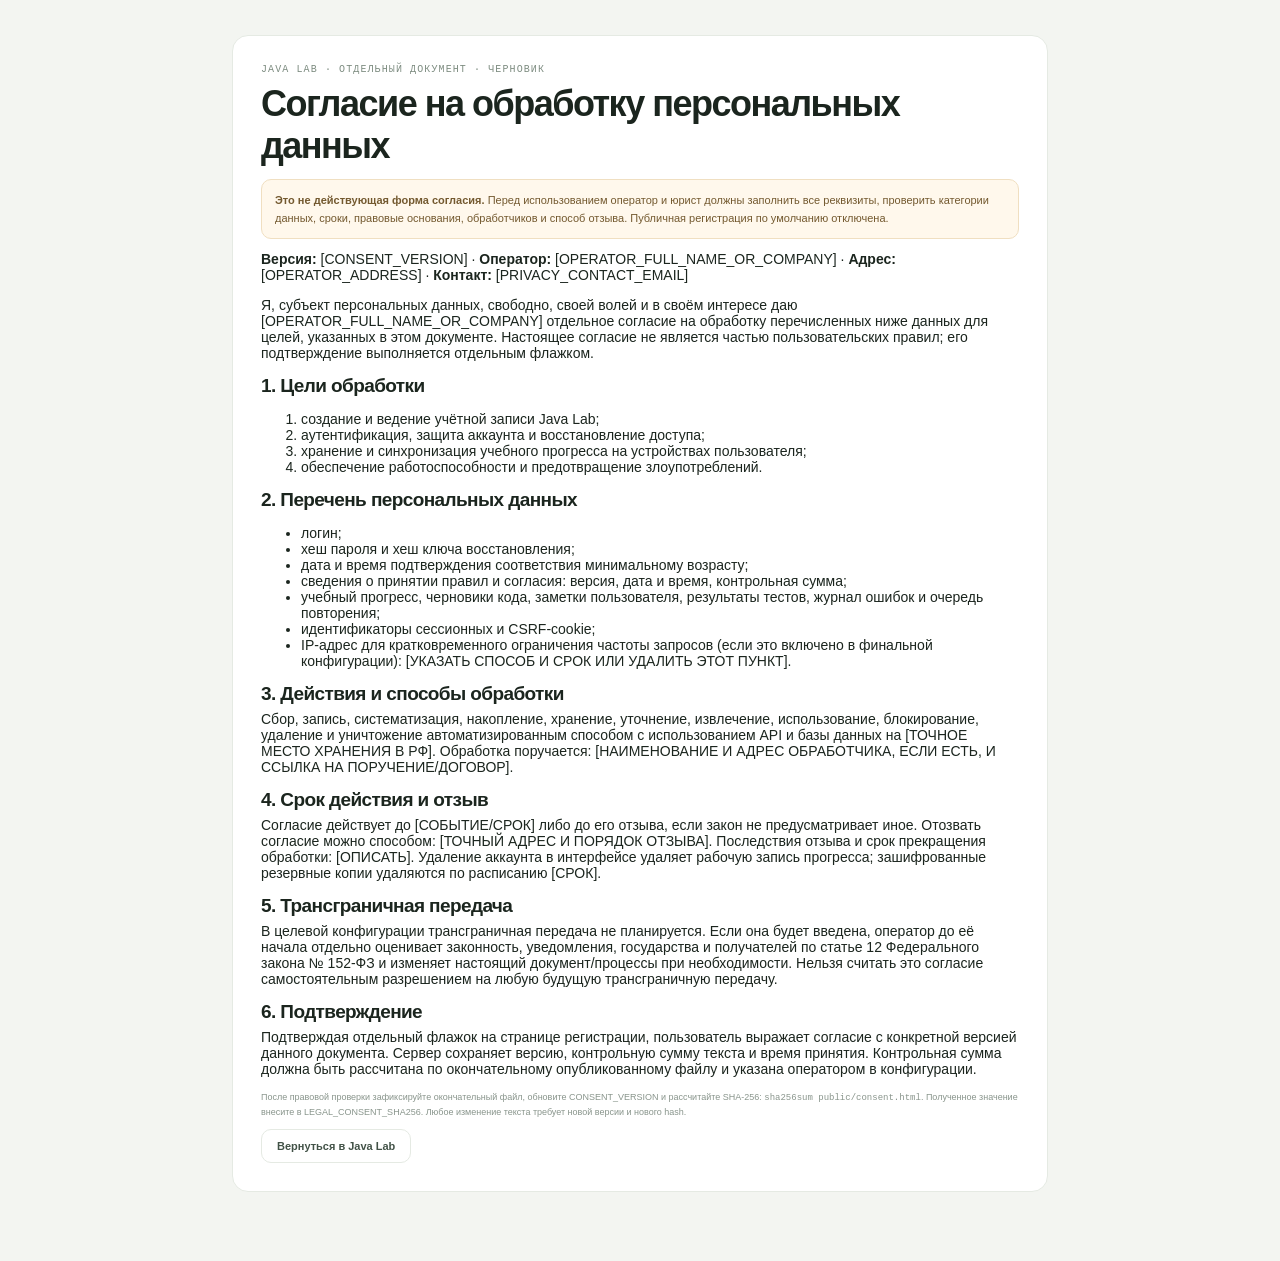
<file: public/consent.html>
<!doctype html>
<html lang="ru"><head><meta charset="utf-8"><meta name="viewport" content="width=device-width,initial-scale=1"><meta name="robots" content="noindex,nofollow"><title>Согласие на обработку персональных данных — Java Lab</title><link rel="stylesheet" href="/styles.css"></head>
<body><main class="page-wrap" style="max-width:900px"><div class="panel" style="padding:28px"><div class="eyebrow">JAVA LAB · ОТДЕЛЬНЫЙ ДОКУМЕНТ · ЧЕРНОВИК</div><h1>Согласие на обработку персональных данных</h1><div class="cloud-message warning"><strong>Это не действующая форма согласия.</strong> Перед использованием оператор и юрист должны заполнить все реквизиты, проверить категории данных, сроки, правовые основания, обработчиков и способ отзыва. Публичная регистрация по умолчанию отключена.</div>
<p><strong>Версия:</strong> [CONSENT_VERSION] · <strong>Оператор:</strong> [OPERATOR_FULL_NAME_OR_COMPANY] · <strong>Адрес:</strong> [OPERATOR_ADDRESS] · <strong>Контакт:</strong> [PRIVACY_CONTACT_EMAIL]</p>
<p>Я, субъект персональных данных, свободно, своей волей и в своём интересе даю [OPERATOR_FULL_NAME_OR_COMPANY] отдельное согласие на обработку перечисленных ниже данных для целей, указанных в этом документе. Настоящее согласие не является частью пользовательских правил; его подтверждение выполняется отдельным флажком.</p>
<h2>1. Цели обработки</h2><ol><li>создание и ведение учётной записи Java Lab;</li><li>аутентификация, защита аккаунта и восстановление доступа;</li><li>хранение и синхронизация учебного прогресса на устройствах пользователя;</li><li>обеспечение работоспособности и предотвращение злоупотреблений.</li></ol>
<h2>2. Перечень персональных данных</h2><ul><li>логин;</li><li>хеш пароля и хеш ключа восстановления;</li><li>дата и время подтверждения соответствия минимальному возрасту;</li><li>сведения о принятии правил и согласия: версия, дата и время, контрольная сумма;</li><li>учебный прогресс, черновики кода, заметки пользователя, результаты тестов, журнал ошибок и очередь повторения;</li><li>идентификаторы сессионных и CSRF-cookie;</li><li>IP-адрес для кратковременного ограничения частоты запросов (если это включено в финальной конфигурации): [УКАЗАТЬ СПОСОБ И СРОК ИЛИ УДАЛИТЬ ЭТОТ ПУНКТ].</li></ul>
<h2>3. Действия и способы обработки</h2><p>Сбор, запись, систематизация, накопление, хранение, уточнение, извлечение, использование, блокирование, удаление и уничтожение автоматизированным способом с использованием API и базы данных на [ТОЧНОЕ МЕСТО ХРАНЕНИЯ В РФ]. Обработка поручается: [НАИМЕНОВАНИЕ И АДРЕС ОБРАБОТЧИКА, ЕСЛИ ЕСТЬ, И ССЫЛКА НА ПОРУЧЕНИЕ/ДОГОВОР].</p>
<h2>4. Срок действия и отзыв</h2><p>Согласие действует до [СОБЫТИЕ/СРОК] либо до его отзыва, если закон не предусматривает иное. Отозвать согласие можно способом: [ТОЧНЫЙ АДРЕС И ПОРЯДОК ОТЗЫВА]. Последствия отзыва и срок прекращения обработки: [ОПИСАТЬ]. Удаление аккаунта в интерфейсе удаляет рабочую запись прогресса; зашифрованные резервные копии удаляются по расписанию [СРОК].</p>
<h2>5. Трансграничная передача</h2><p>В целевой конфигурации трансграничная передача не планируется. Если она будет введена, оператор до её начала отдельно оценивает законность, уведомления, государства и получателей по статье 12 Федерального закона № 152-ФЗ и изменяет настоящий документ/процессы при необходимости. Нельзя считать это согласие самостоятельным разрешением на любую будущую трансграничную передачу.</p>
<h2>6. Подтверждение</h2><p>Подтверждая отдельный флажок на странице регистрации, пользователь выражает согласие с конкретной версией данного документа. Сервер сохраняет версию, контрольную сумму текста и время принятия. Контрольная сумма должна быть рассчитана по окончательному опубликованному файлу и указана оператором в конфигурации.</p>
<p class="small-muted">После правовой проверки зафиксируйте окончательный файл, обновите CONSENT_VERSION и рассчитайте SHA-256: <code>sha256sum public/consent.html</code>. Полученное значение внесите в LEGAL_CONSENT_SHA256. Любое изменение текста требует новой версии и нового hash.</p><a class="btn btn-light" href="/">Вернуться в Java Lab</a></div></main></body></html>
</file>
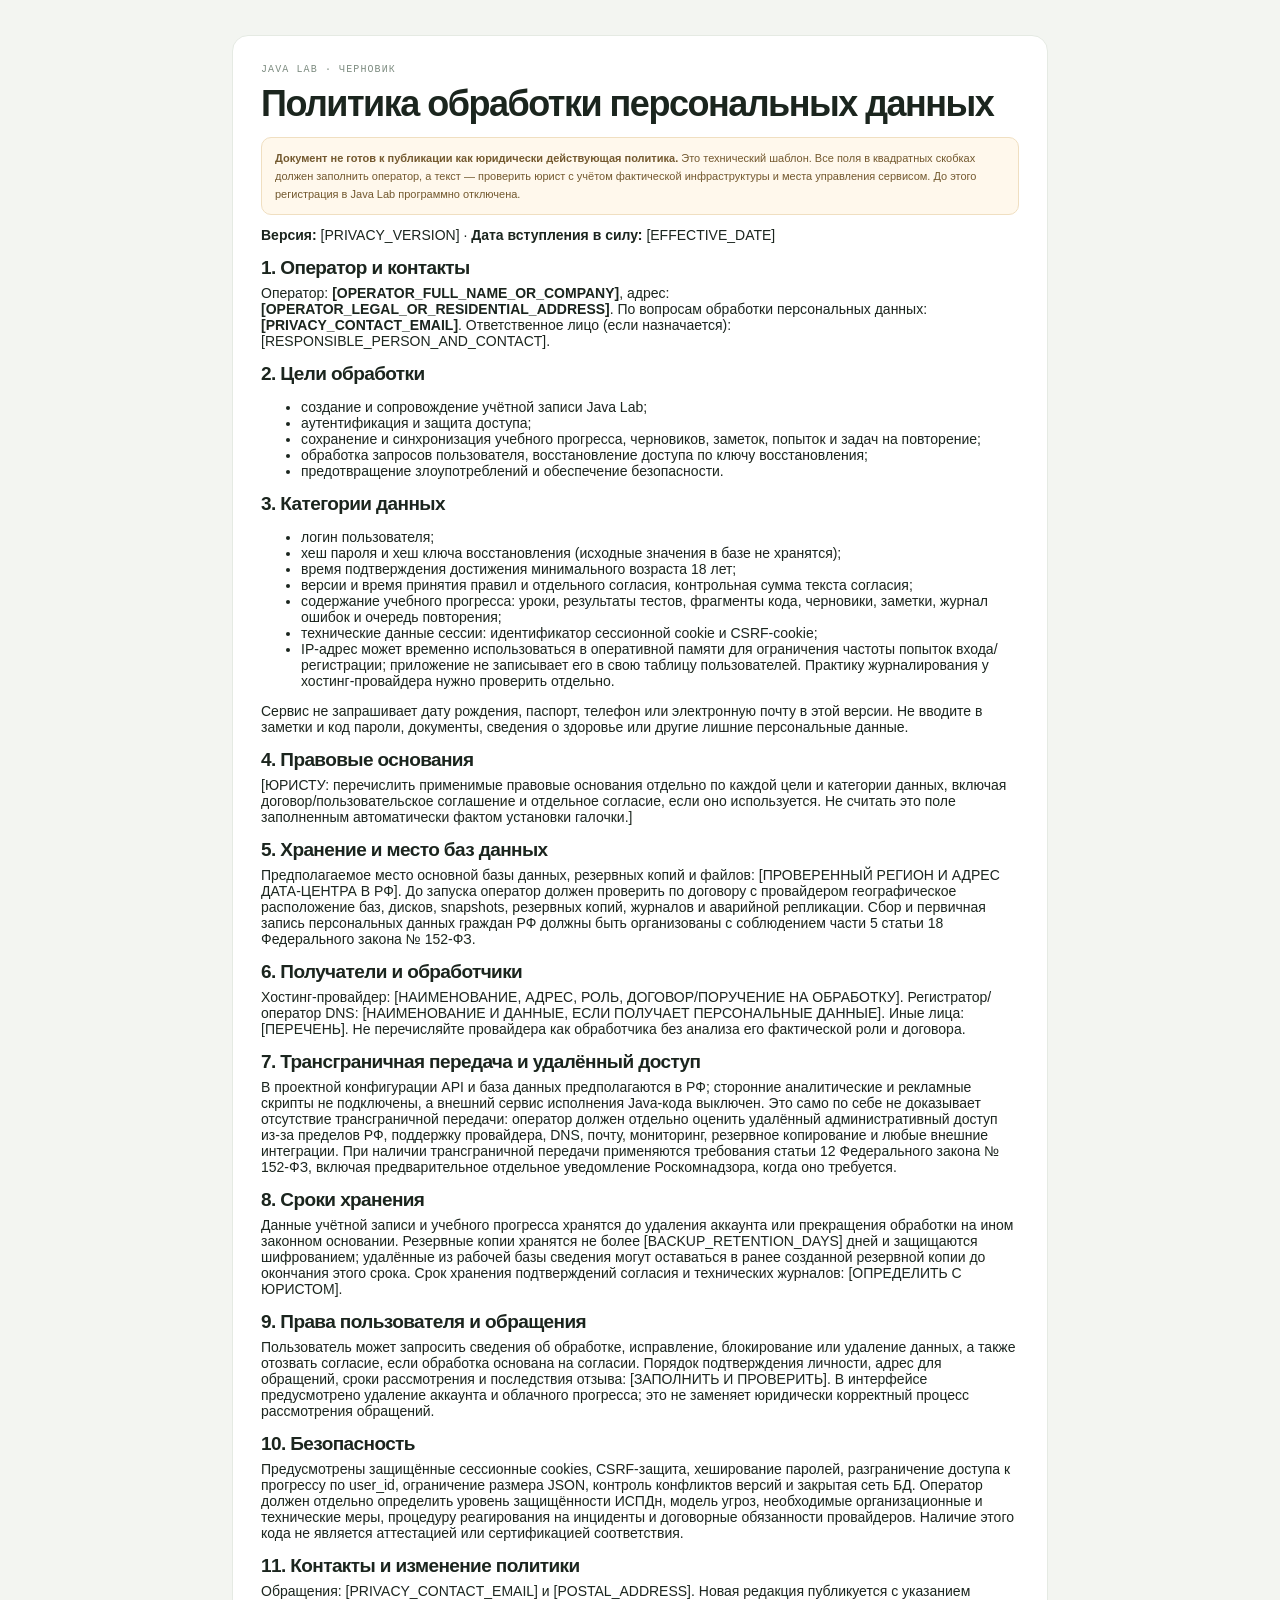
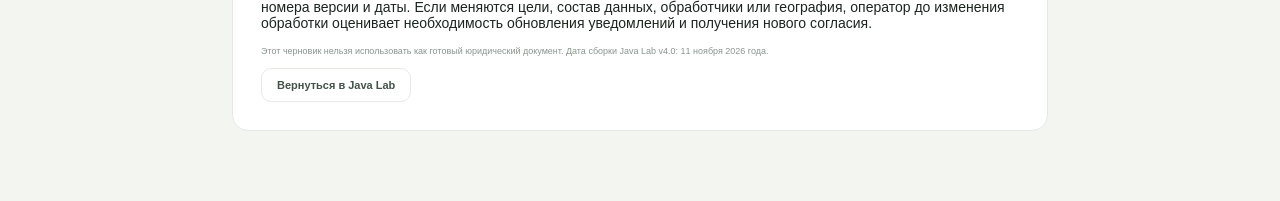
<file: public/privacy.html>
<!doctype html>
<html lang="ru"><head><meta charset="utf-8"><meta name="viewport" content="width=device-width,initial-scale=1"><meta name="robots" content="noindex,nofollow"><title>Политика обработки персональных данных — Java Lab</title><link rel="stylesheet" href="/styles.css"></head>
<body><main class="page-wrap" style="max-width:900px"><div class="panel" style="padding:28px"><div class="eyebrow">JAVA LAB · ЧЕРНОВИК</div><h1>Политика обработки персональных данных</h1><div class="cloud-message warning"><strong>Документ не готов к публикации как юридически действующая политика.</strong> Это технический шаблон. Все поля в квадратных скобках должен заполнить оператор, а текст — проверить юрист с учётом фактической инфраструктуры и места управления сервисом. До этого регистрация в Java Lab программно отключена.</div>
<p><strong>Версия:</strong> [PRIVACY_VERSION] · <strong>Дата вступления в силу:</strong> [EFFECTIVE_DATE]</p>
<h2>1. Оператор и контакты</h2><p>Оператор: <strong>[OPERATOR_FULL_NAME_OR_COMPANY]</strong>, адрес: <strong>[OPERATOR_LEGAL_OR_RESIDENTIAL_ADDRESS]</strong>. По вопросам обработки персональных данных: <strong>[PRIVACY_CONTACT_EMAIL]</strong>. Ответственное лицо (если назначается): [RESPONSIBLE_PERSON_AND_CONTACT].</p>
<h2>2. Цели обработки</h2><ul><li>создание и сопровождение учётной записи Java Lab;</li><li>аутентификация и защита доступа;</li><li>сохранение и синхронизация учебного прогресса, черновиков, заметок, попыток и задач на повторение;</li><li>обработка запросов пользователя, восстановление доступа по ключу восстановления;</li><li>предотвращение злоупотреблений и обеспечение безопасности.</li></ul>
<h2>3. Категории данных</h2><ul><li>логин пользователя;</li><li>хеш пароля и хеш ключа восстановления (исходные значения в базе не хранятся);</li><li>время подтверждения достижения минимального возраста 18 лет;</li><li>версии и время принятия правил и отдельного согласия, контрольная сумма текста согласия;</li><li>содержание учебного прогресса: уроки, результаты тестов, фрагменты кода, черновики, заметки, журнал ошибок и очередь повторения;</li><li>технические данные сессии: идентификатор сессионной cookie и CSRF-cookie;</li><li>IP-адрес может временно использоваться в оперативной памяти для ограничения частоты попыток входа/регистрации; приложение не записывает его в свою таблицу пользователей. Практику журналирования у хостинг-провайдера нужно проверить отдельно.</li></ul>
<p>Сервис не запрашивает дату рождения, паспорт, телефон или электронную почту в этой версии. Не вводите в заметки и код пароли, документы, сведения о здоровье или другие лишние персональные данные.</p>
<h2>4. Правовые основания</h2><p>[ЮРИСТУ: перечислить применимые правовые основания отдельно по каждой цели и категории данных, включая договор/пользовательское соглашение и отдельное согласие, если оно используется. Не считать это поле заполненным автоматически фактом установки галочки.]</p>
<h2>5. Хранение и место баз данных</h2><p>Предполагаемое место основной базы данных, резервных копий и файлов: [ПРОВЕРЕННЫЙ РЕГИОН И АДРЕС ДАТА-ЦЕНТРА В РФ]. До запуска оператор должен проверить по договору с провайдером географическое расположение баз, дисков, snapshots, резервных копий, журналов и аварийной репликации. Сбор и первичная запись персональных данных граждан РФ должны быть организованы с соблюдением части 5 статьи 18 Федерального закона № 152-ФЗ.</p>
<h2>6. Получатели и обработчики</h2><p>Хостинг-провайдер: [НАИМЕНОВАНИЕ, АДРЕС, РОЛЬ, ДОГОВОР/ПОРУЧЕНИЕ НА ОБРАБОТКУ]. Регистратор/оператор DNS: [НАИМЕНОВАНИЕ И ДАННЫЕ, ЕСЛИ ПОЛУЧАЕТ ПЕРСОНАЛЬНЫЕ ДАННЫЕ]. Иные лица: [ПЕРЕЧЕНЬ]. Не перечисляйте провайдера как обработчика без анализа его фактической роли и договора.</p>
<h2>7. Трансграничная передача и удалённый доступ</h2><p>В проектной конфигурации API и база данных предполагаются в РФ; сторонние аналитические и рекламные скрипты не подключены, а внешний сервис исполнения Java-кода выключен. Это само по себе не доказывает отсутствие трансграничной передачи: оператор должен отдельно оценить удалённый административный доступ из-за пределов РФ, поддержку провайдера, DNS, почту, мониторинг, резервное копирование и любые внешние интеграции. При наличии трансграничной передачи применяются требования статьи 12 Федерального закона № 152-ФЗ, включая предварительное отдельное уведомление Роскомнадзора, когда оно требуется.</p>
<h2>8. Сроки хранения</h2><p>Данные учётной записи и учебного прогресса хранятся до удаления аккаунта или прекращения обработки на ином законном основании. Резервные копии хранятся не более [BACKUP_RETENTION_DAYS] дней и защищаются шифрованием; удалённые из рабочей базы сведения могут оставаться в ранее созданной резервной копии до окончания этого срока. Срок хранения подтверждений согласия и технических журналов: [ОПРЕДЕЛИТЬ С ЮРИСТОМ].</p>
<h2>9. Права пользователя и обращения</h2><p>Пользователь может запросить сведения об обработке, исправление, блокирование или удаление данных, а также отозвать согласие, если обработка основана на согласии. Порядок подтверждения личности, адрес для обращений, сроки рассмотрения и последствия отзыва: [ЗАПОЛНИТЬ И ПРОВЕРИТЬ]. В интерфейсе предусмотрено удаление аккаунта и облачного прогресса; это не заменяет юридически корректный процесс рассмотрения обращений.</p>
<h2>10. Безопасность</h2><p>Предусмотрены защищённые сессионные cookies, CSRF-защита, хеширование паролей, разграничение доступа к прогрессу по user_id, ограничение размера JSON, контроль конфликтов версий и закрытая сеть БД. Оператор должен отдельно определить уровень защищённости ИСПДн, модель угроз, необходимые организационные и технические меры, процедуру реагирования на инциденты и договорные обязанности провайдеров. Наличие этого кода не является аттестацией или сертификацией соответствия.</p>
<h2>11. Контакты и изменение политики</h2><p>Обращения: [PRIVACY_CONTACT_EMAIL] и [POSTAL_ADDRESS]. Новая редакция публикуется с указанием номера версии и даты. Если меняются цели, состав данных, обработчики или география, оператор до изменения обработки оценивает необходимость обновления уведомлений и получения нового согласия.</p>
<p class="small-muted">Этот черновик нельзя использовать как готовый юридический документ. Дата сборки Java Lab v4.0: 11 ноября 2026 года.</p><a class="btn btn-light" href="/">Вернуться в Java Lab</a></div></main></body></html>
</file>
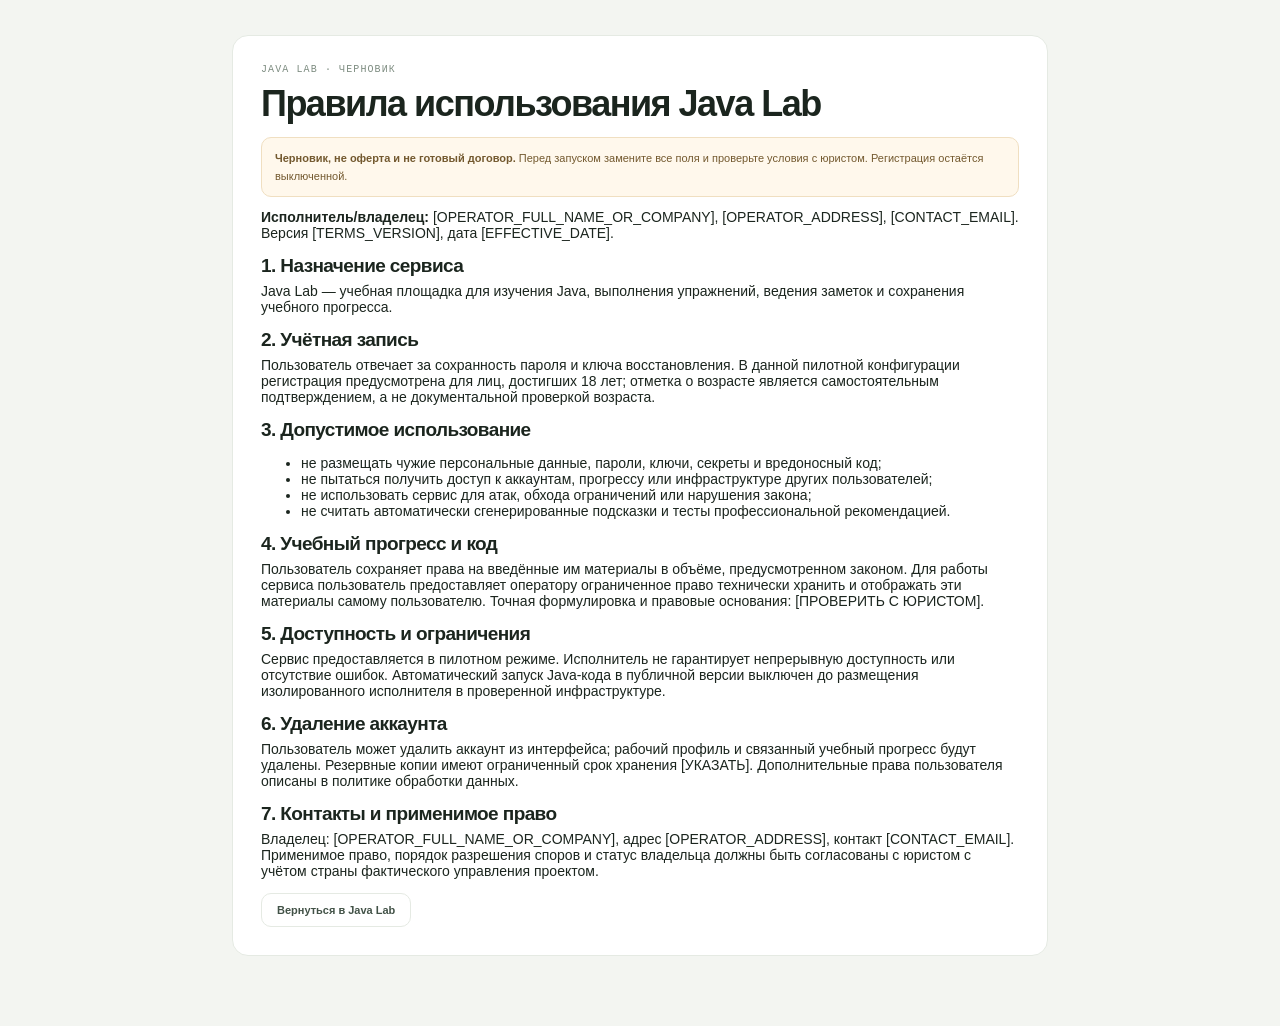
<file: public/terms.html>
<!doctype html>
<html lang="ru"><head><meta charset="utf-8"><meta name="viewport" content="width=device-width,initial-scale=1"><meta name="robots" content="noindex,nofollow"><title>Правила использования — Java Lab</title><link rel="stylesheet" href="/styles.css"></head>
<body><main class="page-wrap" style="max-width:900px"><div class="panel" style="padding:28px"><div class="eyebrow">JAVA LAB · ЧЕРНОВИК</div><h1>Правила использования Java Lab</h1><div class="cloud-message warning"><strong>Черновик, не оферта и не готовый договор.</strong> Перед запуском замените все поля и проверьте условия с юристом. Регистрация остаётся выключенной.</div>
<p><strong>Исполнитель/владелец:</strong> [OPERATOR_FULL_NAME_OR_COMPANY], [OPERATOR_ADDRESS], [CONTACT_EMAIL]. Версия [TERMS_VERSION], дата [EFFECTIVE_DATE].</p>
<h2>1. Назначение сервиса</h2><p>Java Lab — учебная площадка для изучения Java, выполнения упражнений, ведения заметок и сохранения учебного прогресса.</p>
<h2>2. Учётная запись</h2><p>Пользователь отвечает за сохранность пароля и ключа восстановления. В данной пилотной конфигурации регистрация предусмотрена для лиц, достигших 18 лет; отметка о возрасте является самостоятельным подтверждением, а не документальной проверкой возраста.</p>
<h2>3. Допустимое использование</h2><ul><li>не размещать чужие персональные данные, пароли, ключи, секреты и вредоносный код;</li><li>не пытаться получить доступ к аккаунтам, прогрессу или инфраструктуре других пользователей;</li><li>не использовать сервис для атак, обхода ограничений или нарушения закона;</li><li>не считать автоматически сгенерированные подсказки и тесты профессиональной рекомендацией.</li></ul>
<h2>4. Учебный прогресс и код</h2><p>Пользователь сохраняет права на введённые им материалы в объёме, предусмотренном законом. Для работы сервиса пользователь предоставляет оператору ограниченное право технически хранить и отображать эти материалы самому пользователю. Точная формулировка и правовые основания: [ПРОВЕРИТЬ С ЮРИСТОМ].</p>
<h2>5. Доступность и ограничения</h2><p>Сервис предоставляется в пилотном режиме. Исполнитель не гарантирует непрерывную доступность или отсутствие ошибок. Автоматический запуск Java-кода в публичной версии выключен до размещения изолированного исполнителя в проверенной инфраструктуре.</p>
<h2>6. Удаление аккаунта</h2><p>Пользователь может удалить аккаунт из интерфейса; рабочий профиль и связанный учебный прогресс будут удалены. Резервные копии имеют ограниченный срок хранения [УКАЗАТЬ]. Дополнительные права пользователя описаны в политике обработки данных.</p>
<h2>7. Контакты и применимое право</h2><p>Владелец: [OPERATOR_FULL_NAME_OR_COMPANY], адрес [OPERATOR_ADDRESS], контакт [CONTACT_EMAIL]. Применимое право, порядок разрешения споров и статус владельца должны быть согласованы с юристом с учётом страны фактического управления проектом.</p>
<a class="btn btn-light" href="/">Вернуться в Java Lab</a></div></main></body></html>
</file>
<file: styles.css>
:root {
  --bg: #f3f5f1;
  --paper: #ffffff;
  --paper-2: #f8faf7;
  --ink: #1b251e;
  --muted: #778078;
  --line: #e5eae3;
  --green: #287a53;
  --green-2: #e7f2e9;
  --green-dark: #173b2a;
  --amber: #b4772d;
  --amber-bg: #fbf2e5;
  --red: #b34d45;
  --red-bg: #faecea;
  --nav: #111914;
  --nav-muted: #9ba79d;
  --shadow: 0 14px 44px rgba(31, 48, 35, .07);
  --radius: 18px;
}
* { box-sizing: border-box; }
html { scroll-behavior: smooth; }
body { margin: 0; background: var(--bg); color: var(--ink); font-family: Inter, 'Segoe UI', Arial, sans-serif; font-size: 14px; }
button, input, textarea, select { font: inherit; }
button { cursor: pointer; }
.app-shell { min-height: 100vh; }
.sidebar { width: 250px; background: var(--nav); color: #fff; position: fixed; inset: 0 auto 0 0; display: flex; flex-direction: column; padding: 27px 17px 18px; z-index: 20; }
.brand { display: flex; align-items: center; gap: 11px; padding: 0 11px 34px; }
.brand-mark { width: 38px; height: 38px; display: grid; place-items: center; border: 1px solid #42634e; background: #1b3023; color: #d9f1dd; font-weight: 800; font-size: 21px; border-radius: 12px; letter-spacing: -2px; }
.brand-mark span { color: #83c694; }
.brand-copy strong { display: block; font-size: 16px; letter-spacing: -.5px; }
.brand-copy small { display: block; color: #829087; font-size: 10px; margin-top: 2px; }
.sidebar-label, .mini-label { font-family: 'Cascadia Code', Consolas, monospace; font-size: 9px; letter-spacing: 1.15px; color: #69786e; padding: 0 12px 12px; }
.nav-list { display: grid; gap: 5px; }
.nav-item { width: 100%; display: flex; align-items: center; gap: 12px; color: var(--nav-muted); background: transparent; border: 0; padding: 11px 12px; text-align: left; border-radius: 10px; transition: .18s ease; font-size: 12px; }
.nav-item:hover { background: #1a2820; color: #fff; }
.nav-item.active { background: #253a2c; color: #e8f7eb; box-shadow: inset 3px 0 #72b984; }
.nav-icon { width: 17px; text-align: center; font-size: 17px; color: #8eaa96; line-height: 1; }
.nav-count { margin-left: auto; font: 10px 'Cascadia Code', Consolas, monospace; color: #8e9a91; }
.sidebar-bottom { margin-top: auto; }
.sidebar-progress { padding: 15px 12px 18px; border-top: 1px solid #26332b; border-bottom: 1px solid #26332b; margin-bottom: 15px; }
.sidebar-progress .mini-label { padding: 0 0 9px; }
.sidebar-progress-row { display: flex; align-items: baseline; justify-content: space-between; margin-bottom: 10px; }
.sidebar-progress-row strong { font-size: 21px; color: #e3f1e5; }
.sidebar-progress-row span { font-size: 10px; color: #819087; }
.progress-track { height: 5px; overflow: hidden; background: #29372e; border-radius: 10px; }
.progress-fill { height: 100%; background: #70b681; border-radius: 10px; transition: width .25s ease; }
.profile-chip { display: flex; align-items: center; gap: 9px; padding: 8px 9px; }
.avatar { width: 31px; height: 31px; display: grid; place-items: center; background: #314c39; border-radius: 10px; color: #c8ebcf; font-weight: 800; }
.profile-chip strong { display: block; font-size: 11px; font-weight: 700; }
.profile-chip small { color: #87958b; font-size: 9px; }
.online-dot { width: 6px; height: 6px; background: #79c88b; border-radius: 50%; margin-left: auto; }
.main-area { margin-left: 250px; min-height: 100vh; }
.topbar { height: 67px; border-bottom: 1px solid var(--line); background: rgba(255,255,255,.82); display: flex; align-items: center; justify-content: space-between; padding: 0 42px; position: sticky; top: 0; z-index: 10; backdrop-filter: blur(12px); }
.breadcrumbs { display: flex; align-items: center; gap: 10px; color: #9aa39b; font-size: 11px; }
.breadcrumbs i { color: #c4ccc5; font-style: normal; }
.breadcrumbs strong { color: #35443a; font-weight: 700; }
.topbar-actions { display: flex; align-items: center; gap: 15px; }
.save-state { display: flex; align-items: center; gap: 7px; color: #78847b; font-size: 10px; }
.save-dot { width: 6px; height: 6px; background: #58a873; border-radius: 50%; }
.icon-button { width: 34px; height: 34px; border: 1px solid var(--line); background: var(--paper); border-radius: 10px; color: #536158; display: grid; place-items: center; font-size: 18px; transition: .18s; }
.icon-button:hover { border-color: #b5c9b9; color: var(--green); }
.mobile-menu { display: none; border: 0; background: transparent; font-size: 20px; color: var(--ink); }
.page-wrap { max-width: 1440px; padding: 35px 42px 70px; margin: auto; }
.page-heading { display: flex; justify-content: space-between; align-items: flex-end; gap: 20px; margin-bottom: 25px; }
.eyebrow { font: 10px 'Cascadia Code', Consolas, monospace; letter-spacing: 1.1px; color: #7d8c80; text-transform: uppercase; }
h1, h2, h3, p { margin-top: 0; }
h1 { font-size: clamp(27px, 3vw, 36px); line-height: 1.16; letter-spacing: -1.5px; margin: 8px 0 9px; }
h2 { font-size: 19px; letter-spacing: -.6px; margin-bottom: 6px; }
h3 { font-size: 14px; letter-spacing: -.25px; margin-bottom: 7px; }
.lead { color: var(--muted); font-size: 13px; line-height: 1.65; max-width: 680px; margin: 0; }
.btn { display: inline-flex; align-items: center; justify-content: center; gap: 8px; border: 0; border-radius: 10px; padding: 10px 15px; font-size: 11px; font-weight: 800; transition: .18s ease; text-decoration: none; }
.btn-primary { background: var(--green); color: white; box-shadow: 0 5px 13px rgba(40,122,83,.15); }
.btn-primary:hover { background: #206644; transform: translateY(-1px); }
.btn-light { background: var(--paper); color: #425247; border: 1px solid var(--line); }
.btn-light:hover { border-color: #b8cbbb; color: var(--green); }
.btn-quiet { background: transparent; color: #65736a; padding: 7px 9px; }
.btn-quiet:hover { background: #f0f4ef; color: var(--green); }
.btn-danger { background: var(--red-bg); color: var(--red); }
.hero-grid { display: grid; grid-template-columns: minmax(0, 1.55fr) minmax(260px, .8fr); gap: 17px; margin-bottom: 17px; }
.hero-card { position: relative; overflow: hidden; background: #183c2b; color: white; border-radius: var(--radius); padding: 27px 29px 25px; min-height: 242px; }
.hero-card:before { content: ''; position: absolute; width: 290px; height: 290px; border: 1px solid rgba(180,225,190,.13); border-radius: 50%; right: -40px; top: -138px; box-shadow: 0 0 0 28px rgba(180,225,190,.035), 0 0 0 58px rgba(180,225,190,.025); }
.hero-card:after { content: 'JAVA'; position: absolute; right: 34px; bottom: 18px; font: 800 77px 'Cascadia Code', Consolas, monospace; color: rgba(255,255,255,.055); letter-spacing: -7px; }
.hero-card .eyebrow { color: #a8c9ae; position: relative; z-index: 1; }
.hero-card h1 { font-size: 31px; max-width: 430px; margin: 15px 0 10px; position: relative; z-index: 1; }
.hero-card p { color: #bed0c1; max-width: 450px; font-size: 11px; line-height: 1.75; margin-bottom: 20px; position: relative; z-index: 1; }
.hero-actions { display: flex; gap: 9px; position: relative; z-index: 1; }
.hero-card .btn-primary { background: #d7edda; color: #1d4b30; box-shadow: none; }
.hero-card .btn-primary:hover { background: white; }
.hero-card .btn-light { background: rgba(255,255,255,.09); border-color: rgba(255,255,255,.17); color: #e6f0e7; }
.next-card { background: #fff; border: 1px solid var(--line); border-radius: var(--radius); padding: 21px 22px; display: flex; flex-direction: column; justify-content: space-between; }
.next-top { display: flex; align-items: center; justify-content: space-between; }
.status-pill { display: inline-flex; align-items: center; gap: 6px; border-radius: 99px; padding: 5px 9px; font-size: 9px; font-weight: 800; letter-spacing: .2px; background: var(--amber-bg); color: #986326; }
.status-pill.green { background: var(--green-2); color: var(--green); }
.status-pill.gray { background: #f0f2ef; color: #778078; }
.next-card h3 { font-size: 16px; margin: 13px 0 6px; }
.next-card p { color: var(--muted); font-size: 11px; line-height: 1.65; margin: 0 0 15px; }
.next-meta { display: flex; align-items: center; justify-content: space-between; padding-top: 13px; border-top: 1px solid var(--line); color: #7e8980; font-size: 10px; }
.next-meta strong { color: #405046; }
.stats-grid { display: grid; grid-template-columns: repeat(4, minmax(0, 1fr)); gap: 12px; margin-bottom: 25px; }
.stat-card { padding: 16px 17px; background: #fff; border: 1px solid var(--line); border-radius: 14px; }
.stat-top { display: flex; justify-content: space-between; align-items: center; color: #89948b; font-size: 10px; }
.stat-icon { width: 27px; height: 27px; display: grid; place-items: center; background: #f0f5ef; color: var(--green); border-radius: 8px; font-size: 15px; }
.stat-card strong { display: block; font-size: 24px; letter-spacing: -1px; margin-top: 10px; }
.stat-card small { display: block; color: #89948b; margin-top: 2px; font-size: 9px; }
.section-heading { display: flex; justify-content: space-between; align-items: center; gap: 15px; margin: 28px 0 13px; }
.section-heading h2 { margin: 0; }
.section-heading p { margin: 4px 0 0; font-size: 10px; color: var(--muted); }
.text-link { color: var(--green); text-decoration: none; font-size: 10px; font-weight: 800; border: 0; background: transparent; padding: 5px 0; }
.text-link:hover { text-decoration: underline; }
.dashboard-columns { display: grid; grid-template-columns: minmax(0, 1.35fr) minmax(280px, .8fr); gap: 15px; }
.panel { background: #fff; border: 1px solid var(--line); border-radius: 16px; padding: 19px; }
.panel-head { display: flex; align-items: flex-start; justify-content: space-between; gap: 12px; margin-bottom: 15px; }
.panel-head h3 { margin: 0; font-size: 14px; }
.panel-head p { margin: 4px 0 0; color: var(--muted); font-size: 10px; }
.block-progress-row { display: flex; align-items: center; justify-content: space-between; gap: 15px; padding: 11px 0; border-top: 1px solid #eff2ee; }
.block-progress-row:first-of-type { border-top: 0; }
.block-info { min-width: 0; }
.block-info strong { display: block; font-size: 11px; margin-bottom: 3px; }
.block-info small { color: #8a948c; font-size: 9px; }
.block-meter { width: 95px; flex: 0 0 95px; }
.block-meter span { display: block; text-align: right; font: 9px 'Cascadia Code', Consolas, monospace; color: #89948b; margin-bottom: 5px; }
.block-meter .progress-track { height: 4px; background: #edf1ec; }
.block-meter .progress-fill { background: #6ba97b; }
.focus-list { display: grid; gap: 12px; }
.focus-item { display: flex; gap: 11px; align-items: flex-start; }
.focus-number { width: 26px; height: 26px; flex: 0 0 26px; background: #f0f5ef; color: var(--green); border-radius: 8px; display: grid; place-items: center; font: 10px 'Cascadia Code', Consolas, monospace; }
.focus-item strong { display: block; font-size: 10px; margin: 1px 0 3px; }
.focus-item p { color: #849087; font-size: 9px; line-height: 1.55; margin: 0; }
.notice { border: 1px solid #efe6d7; background: #fbf8f1; color: #796b51; border-radius: 12px; padding: 12px 14px; display: flex; gap: 10px; align-items: flex-start; font-size: 10px; line-height: 1.6; margin-top: 15px; }
.notice strong { color: #5c513e; }
.notice-icon { font-size: 15px; line-height: 1; }
.block-list { display: grid; gap: 10px; }
.block-card { background: #fff; border: 1px solid var(--line); border-radius: 15px; overflow: hidden; }
.block-card-header { width: 100%; border: 0; background: transparent; padding: 17px 19px; display: flex; align-items: center; gap: 15px; text-align: left; color: inherit; }
.block-index { width: 37px; height: 37px; flex: 0 0 37px; display: grid; place-items: center; border-radius: 11px; color: var(--green); background: #edf5ed; font: 12px 'Cascadia Code', Consolas, monospace; }
.block-title-wrap { min-width: 0; flex: 1; }
.block-title-wrap strong { display: block; font-size: 12px; }
.block-title-wrap small { display: block; margin-top: 4px; color: #879188; font-size: 9px; }
.block-card-meta { min-width: 110px; text-align: right; }
.block-card-meta strong { font: 10px 'Cascadia Code', Consolas, monospace; color: #5c6b60; }
.block-card-meta small { display: block; color: #9aa39b; font-size: 9px; margin-top: 4px; }
.chevron { color: #89948b; margin-left: 5px; transition: transform .2s; }
.block-card.open .chevron { transform: rotate(180deg); }
.lesson-list { border-top: 1px solid var(--line); padding: 4px 14px 10px; display: none; }
.block-card.open .lesson-list { display: block; }
.lesson-row { width: 100%; display: flex; align-items: center; gap: 12px; border: 0; background: transparent; padding: 10px 6px; text-align: left; border-bottom: 1px solid #f0f2ef; color: inherit; border-radius: 7px; }
.lesson-row:last-child { border-bottom: 0; }
.lesson-row:hover { background: #f7faf6; }
.lesson-num { width: 25px; flex: 0 0 25px; font: 10px 'Cascadia Code', Consolas, monospace; color: #a1aaa2; }
.lesson-name { flex: 1; min-width: 0; }
.lesson-name strong { display: block; font-size: 10px; font-weight: 700; }
.lesson-name small { display: block; color: #9aa39b; font-size: 9px; margin-top: 3px; }
.lesson-state { font-size: 9px; color: #9aa39b; }
.lesson-state.done { color: var(--green); }
.lesson-row.next { background: #f5faf5; }
.lesson-row.next .lesson-name strong { color: #245c3a; }
.search-box { display: flex; align-items: center; gap: 8px; min-width: 220px; background: #fff; border: 1px solid var(--line); border-radius: 10px; padding: 0 11px; }
.search-box span { color: #9ba59c; font-size: 15px; }
.search-box input { width: 100%; border: 0; outline: 0; padding: 10px 0; font-size: 10px; background: transparent; color: var(--ink); }
.two-col { display: grid; grid-template-columns: minmax(0,1.15fr) minmax(260px,.85fr); gap: 15px; }
.exercise-card { border: 1px solid var(--line); border-radius: 14px; padding: 16px; background: #fff; margin-bottom: 10px; }
.exercise-top { display: flex; justify-content: space-between; align-items: center; gap: 12px; margin-bottom: 9px; }
.exercise-top small { color: #879188; font: 9px 'Cascadia Code', Consolas, monospace; }
.exercise-card h3 { margin: 0 0 6px; }
.exercise-card p { font-size: 10px; line-height: 1.6; color: #7e8980; margin: 0 0 12px; }
.exercise-actions { display: flex; align-items: center; gap: 8px; flex-wrap: wrap; }
.state-select { border: 1px solid var(--line); background: #fff; border-radius: 8px; color: #65736a; font-size: 9px; padding: 7px 8px; }
.tag { display: inline-flex; align-items: center; border-radius: 6px; padding: 4px 7px; background: #f1f4f0; color: #7b877d; font-size: 8px; font-weight: 800; }
.tag.green { background: var(--green-2); color: var(--green); }
.tag.amber { background: var(--amber-bg); color: #9b6c30; }
.tag.red { background: var(--red-bg); color: var(--red); }
.empty-state { padding: 28px; text-align: center; color: #8b968d; border: 1px dashed #dce4da; border-radius: 13px; font-size: 11px; }
.empty-state strong { display: block; color: #55645a; margin-bottom: 5px; }
.field { display: grid; gap: 6px; margin-bottom: 12px; }
.field label { font-size: 10px; font-weight: 800; color: #536158; }
.field input, .field textarea, .field select { border: 1px solid #e0e7df; border-radius: 9px; padding: 10px 11px; outline: none; background: #fbfcfa; color: var(--ink); font-size: 11px; width: 100%; }
.field input:focus, .field textarea:focus, .field select:focus { border-color: #8ab899; box-shadow: 0 0 0 3px #e9f4eb; }
.field textarea { resize: vertical; min-height: 85px; line-height: 1.6; }
.journal-entry { border-left: 2px solid #80b58b; padding: 3px 0 3px 13px; margin: 0 0 18px 5px; }
.journal-entry strong { display: block; font-size: 11px; }
.journal-entry small { color: #929c94; font: 9px 'Cascadia Code', Consolas, monospace; display: block; margin: 4px 0 7px; }
.journal-entry p { color: #77837a; line-height: 1.6; font-size: 10px; margin: 0; white-space: pre-wrap; }
.question-group { margin-bottom: 17px; }
.question-group h3 { padding-bottom: 9px; border-bottom: 1px solid #edf0ec; }
.question-item { padding: 10px 0; border-bottom: 1px solid #f0f2ef; }
.question-item:last-child { border: 0; }
.question-item summary { cursor: pointer; color: #46544a; font-size: 10px; font-weight: 700; line-height: 1.5; }
.question-item p { color: #849087; line-height: 1.65; font-size: 10px; margin: 8px 0 0; }
.algorithm-step { display: flex; gap: 13px; padding: 13px 0; border-bottom: 1px solid #edf0ec; }
.algorithm-step:last-child { border: 0; }
.algorithm-step .step-dot { width: 25px; height: 25px; flex: 0 0 25px; border-radius: 8px; background: #eef4ed; color: var(--green); display: grid; place-items: center; font: 10px 'Cascadia Code', Consolas, monospace; }
.algorithm-step strong { font-size: 10px; display: block; margin: 1px 0 4px; }
.algorithm-step p { font-size: 9px; color: #879188; line-height: 1.55; margin: 0; }
.modal-backdrop { position: fixed; inset: 0; z-index: 50; background: rgba(17,25,20,.55); display: none; align-items: center; justify-content: center; padding: 20px; backdrop-filter: blur(4px); }
.modal-backdrop.show { display: flex; }
.modal { width: min(720px, 100%); max-height: min(88vh, 900px); overflow: auto; background: #fff; border-radius: 19px; padding: 24px 27px 27px; box-shadow: 0 25px 90px rgba(0,0,0,.2); }
.modal-topline { display: flex; justify-content: space-between; align-items: center; margin-bottom: 12px; }
.modal h2 { font-size: 24px; margin: 5px 0 8px; }
.modal-lead { font-size: 11px; color: #758178; line-height: 1.7; margin: 0 0 18px; }
.modal-section { padding: 15px 0; border-top: 1px solid #edf0ec; }
.modal-section h3 { font-size: 12px; }
.modal-section p, .modal-section li { color: #66736a; line-height: 1.75; font-size: 10px; }
.modal-section ul { padding-left: 18px; margin: 8px 0 0; }
.code-sample { padding: 13px 15px; border-radius: 10px; background: #17231b; color: #d8eadb; font: 11px/1.8 'Cascadia Code', Consolas, monospace; white-space: pre-wrap; overflow: auto; }
.code-sample .comment { color: #89a58f; }
.hint-stack { display: grid; gap: 8px; }
.hint-card { background: #f7faf6; border: 1px solid #e5ede4; border-radius: 10px; padding: 10px 12px; color: #536258; font-size: 10px; line-height: 1.6; }
.hint-card.locked { background: #fafbfa; color: #a5ada6; border-style: dashed; }
.quiz-option { display: flex; gap: 9px; align-items: flex-start; padding: 9px 10px; border: 1px solid #e7ece6; border-radius: 9px; margin: 7px 0; color: #56645a; font-size: 10px; cursor: pointer; }
.quiz-option:has(input:checked) { border-color: #8cb998; background: #f4faf4; }
.quiz-result { padding: 11px 13px; margin-top: 12px; border-radius: 9px; font-size: 10px; line-height: 1.6; }
.quiz-result.good { background: var(--green-2); color: #266440; }
.quiz-result.bad { background: var(--amber-bg); color: #8c642e; }
.footer-note { color: #9aa39b; font-size: 9px; line-height: 1.6; margin-top: 20px; }
@media (max-width: 1100px) {
  .page-wrap { padding-left: 25px; padding-right: 25px; }
  .topbar { padding: 0 25px; }
  .hero-grid { grid-template-columns: minmax(0,1.3fr) minmax(245px,.8fr); }
}
@media (max-width: 850px) {
  .sidebar { transform: translateX(-100%); transition: transform .22s ease; box-shadow: 10px 0 30px rgba(0,0,0,.15); }
  .sidebar.open { transform: translateX(0); }
  .main-area { margin-left: 0; }
  .mobile-menu { display: block; }
  .topbar { gap: 14px; }
  .hero-grid, .dashboard-columns, .two-col { grid-template-columns: 1fr; }
  .next-card { min-height: 190px; }
}
@media (max-width: 600px) {
  .topbar { height: 59px; padding: 0 15px; }
  .breadcrumbs { font-size: 10px; }
  .save-state { display: none; }
  .page-wrap { padding: 23px 14px 50px; }
  .page-heading { align-items: flex-start; flex-direction: column; }
  .page-heading .search-box { width: 100%; }
  .hero-card { padding: 23px 21px; min-height: 250px; }
  .hero-card h1 { font-size: 27px; }
  .hero-card:after { font-size: 55px; right: 16px; }
  .stats-grid { grid-template-columns: repeat(2, 1fr); gap: 8px; }
  .stat-card { padding: 13px; }
  .stat-card strong { font-size: 21px; }
  .block-card-header { padding: 13px 12px; gap: 10px; }
  .block-card-meta { min-width: 65px; }
  .block-title-wrap strong { font-size: 10px; }
  .modal-backdrop { padding: 8px; align-items: flex-end; }
  .modal { padding: 20px 17px; max-height: 93vh; border-radius: 18px 18px 10px 10px; }
}

/* Java Lab — Phase 2: editor, runner, lesson workflow */
.small-muted { color: #89958c; font-size: 9px; line-height: 1.55; }
.lesson-roadmap { display: flex; flex-wrap: wrap; gap: 7px; margin: 0 0 10px; }
.lesson-roadmap span { background: #f0f5ef; color: #4d6954; border: 1px solid #e2ece1; border-radius: 99px; padding: 6px 10px; font-size: 9px; font-weight: 800; }
.theory-chunk { padding: 12px 0 3px; border-bottom: 1px solid #f0f3ef; }
.theory-chunk:last-child { border-bottom: 0; }
.theory-chunk h4 { font-size: 11px; margin: 0 0 6px; color: #314238; }
.theory-chunk p { font-size: 11px !important; line-height: 1.75 !important; margin: 0 0 9px; color: #66736a; }
.quiz-question { padding: 12px 0; border-bottom: 1px solid #edf1ec; }
.quiz-question > strong { display: block; font-size: 11px; line-height: 1.6; color: #34443a; }
.quiz-question .quiz-option { font-size: 10px; }
.quiz-explain { display: none; margin: 8px 0 2px; border-radius: 8px; padding: 8px 10px; font-size: 10px; line-height: 1.55; }
.quiz-explain.good, .quiz-explain.bad { display: block; }
.quiz-explain.good { background: #edf7ee; color: #28613b; }
.quiz-explain.bad { background: #fbf3e9; color: #8a642e; }
.lesson-task-links { display: flex; flex-wrap: wrap; gap: 8px; }
.lesson-complete-state { display: flex; justify-content: space-between; align-items: flex-start; gap: 15px; margin-bottom: 12px; }
.lesson-complete-state strong { font-size: 11px; }
.lesson-complete-state p { margin: 5px 0 0; color: #89938b; font-size: 9px; line-height: 1.6; }
button:disabled { opacity: .45; cursor: not-allowed; transform: none !important; }
.runner-result { margin-top: 12px; padding: 10px 11px; border-radius: 9px; background: #f5f7f4; color: #758178; font-size: 9px; line-height: 1.6; overflow-wrap: anywhere; }
.runner-result.good { background: #edf7ee; color: #28613b; }
.runner-result.bad { background: #fbefed; color: #9b4942; }
.test-case-list { padding: 12px 14px; border: 1px solid #e7ede6; border-radius: 11px; background: #fafcf9; margin-bottom: 8px; }
.test-case-list > strong { display: block; font-size: 10px; margin-bottom: 8px; }
.test-case { display: grid; gap: 4px; padding: 7px 0; border-top: 1px solid #edf1ec; }
.test-case span { font-size: 9px; font-weight: 800; color: #536158; }
.test-case code { font: 9px/1.5 'Cascadia Code', Consolas, monospace; color: #879188; white-space: normal; overflow-wrap: anywhere; }
.java-editor { min-height: 330px !important; resize: vertical; background: #142019 !important; color: #e2eee4 !important; border: 1px solid #24392b !important; border-radius: 11px !important; padding: 16px !important; font: 12px/1.7 'Cascadia Code', Consolas, monospace !important; tab-size: 4; white-space: pre; overflow-wrap: normal; }
.java-editor:focus { border-color: #5d9870 !important; box-shadow: 0 0 0 3px rgba(90,151,108,.15) !important; }
.stdin-editor { min-height: 58px !important; max-height: 120px; font: 11px/1.6 'Cascadia Code', Consolas, monospace !important; }
.editor-toolbar { display: flex; justify-content: space-between; align-items: center; gap: 10px; margin: -4px 0 12px; }
.editor-toolbar span { color: #929c94; font: 9px 'Cascadia Code', Consolas, monospace; }
.console-output { margin-top: 11px; padding: 13px; min-height: 65px; background: #17221b; color: #dce9de; border-radius: 10px; font: 10px/1.6 'Cascadia Code', Consolas, monospace; white-space: pre-wrap; overflow-wrap: anywhere; }
.console-output pre { margin: 9px 0 0; font: inherit; white-space: pre-wrap; }
.console-head { display: flex; justify-content: space-between; gap: 10px; color: #9ec5a5; font-size: 9px; }
.console-error { color: #ffc3b6 !important; border-top: 1px solid #39483d; padding-top: 8px; }
.run-results { margin-top: 12px; display: grid; gap: 8px; color: #879188; font-size: 10px; }
.tests-summary { display: flex; justify-content: space-between; align-items: center; gap: 12px; padding: 10px 12px; border-radius: 9px; }
.tests-summary.good { background: #edf7ee; color: #28613b; }
.tests-summary.bad { background: #fbefed; color: #9b4942; }
.tests-summary strong { font-size: 11px; }
.tests-summary small { font-size: 9px; opacity: .75; }
.test-result-row { padding: 9px 10px; border: 1px solid #e9eee8; border-radius: 9px; }
.test-result-row.passed { border-color: #dceee0; background: #fbfefb; }
.test-result-row.failed { border-color: #f0dedb; background: #fffafa; }
.test-result-row strong { display: block; font-size: 10px; }
.test-result-row.passed strong { color: #317348; }
.test-result-row.failed strong { color: #a14b43; }
.test-result-row small { display: block; color: #89938b; font-size: 9px; margin-top: 3px; }
.test-output-diff { display: grid; gap: 4px; margin-top: 7px; font: 9px/1.5 'Cascadia Code', Consolas, monospace; color: #7f8981; overflow-wrap: anywhere; }
.modal:has(.java-editor) { width: min(940px, 100%); }
.modal:has(.java-editor) .modal-section { padding-top: 18px; padding-bottom: 18px; }
@media (max-width: 600px) {
  .java-editor { min-height: 260px !important; font-size: 11px !important; }
  .lesson-task-links { display: grid; }
  .lesson-task-links .btn { justify-content: flex-start; }
  .editor-toolbar { align-items: flex-start; flex-direction: column; }
  .tests-summary { align-items: flex-start; flex-direction: column; gap: 4px; }
}


/* Java Lab v3 — readable teaching pages, saved notes and step-by-step walkthroughs */
.modal { max-height: min(92vh, 980px); }
#modal-content .modal-lead { font-size: 14px; line-height: 1.8; color: #526057; }
#modal-content .modal-section { padding: 20px 0; }
#modal-content .modal-section h3 { font-size: 15px; margin: 0 0 10px; }
#modal-content .modal-section p,
#modal-content .modal-section li { font-size: 13.5px; line-height: 1.85; }
#modal-content .theory-intro { font-size: 13px; }
#modal-content .theory-chunk { padding: 15px 0 7px; }
#modal-content .theory-chunk h4 { font-size: 14px; margin-bottom: 8px; }
#modal-content .theory-chunk p { font-size: 13.5px !important; line-height: 1.85 !important; color: #4e5b52; }
#modal-content .question-item summary { font-size: 13px; line-height: 1.6; }
#modal-content .question-item p { font-size: 12.5px; line-height: 1.8; }
#modal-content .hint-card { font-size: 13px; line-height: 1.75; padding: 13px 15px; }
#modal-content .small-muted, #modal-content .footer-note { font-size: 11.5px; line-height: 1.7; }
.plain-guide { background: #f5f8f4; border: 1px solid #e3ebe2; border-radius: 14px; padding: 18px 20px; margin: 18px 0 8px; }
.plain-guide h3 { font-size: 16px; margin: 5px 0 10px; }
.plain-guide h4 { font-size: 13px; margin: 17px 0 6px; color: #314238; }
.plain-guide p, .plain-guide li { color: #536158; font-size: 13.5px; line-height: 1.85; }
.plain-guide ol, .plain-guide ul { padding-left: 22px; margin: 7px 0 0; }
.plain-guide li { margin: 4px 0; }
.lesson-roadmap { display: flex; flex-wrap: wrap; gap: 8px; margin: 14px 0 18px; }
.lesson-roadmap span { background: #edf4ed; border: 1px solid #dce8dc; padding: 7px 10px; border-radius: 999px; color: #44614b; font-size: 11px; }
.walkthrough-panel { border: 1px solid #e6d6b9; border-radius: 14px; background: #fffaf1; padding: 20px; margin: 16px 0; }
.walkthrough-label { color: #956b2e; font: 10px 'Cascadia Code', Consolas, monospace; letter-spacing: .6px; margin-bottom: 8px; }
.walkthrough-panel h3 { font-size: 18px; color: #503d22; margin: 0 0 10px; }
.walkthrough-panel h4 { font-size: 13px; color: #5f4a2b; margin: 18px 0 8px; }
.walkthrough-idea { font-size: 13.5px; line-height: 1.85; color: #655338; }
.walkthrough-steps, .walk-pitfalls ul { padding-left: 22px; color: #64543d; }
.walkthrough-steps li, .walk-pitfalls li { margin: 7px 0; font-size: 13px; line-height: 1.75; }
.table-scroll { width: 100%; overflow-x: auto; }
.walk-trace table { border-collapse: collapse; min-width: 100%; font-size: 12px; background: #fff; }
.walk-trace th, .walk-trace td { border: 1px solid #e9dfce; padding: 8px 10px; text-align: left; white-space: nowrap; }
.walk-trace th { background: #f7efdf; color: #614d30; }
.solution-details { margin-top: 18px; border-top: 1px solid #eadfcf; padding-top: 14px; }
.solution-details summary { cursor: pointer; color: #72552b; font-size: 13px; font-weight: 700; }
.solution-details p { color: #78674c; font-size: 12px; line-height: 1.7; }
.review-reminder { margin-top: 16px; padding: 13px 15px; border-radius: 10px; background: #f3f0e7; color: #5e513a; }
.review-reminder p { margin-bottom: 0; font-size: 12px; line-height: 1.7; }
.task-note-strip { display: grid; gap: 4px; background: #f8f6ee; border: 1px solid #eee8d8; border-radius: 9px; padding: 10px 12px; margin: 9px 0; }
.task-note-strip strong { color: #705b37; font-size: 11px; }
.task-note-strip span { color: #6d756e; font-size: 11px; line-height: 1.6; white-space: pre-wrap; overflow-wrap: anywhere; }
.v3-week-panel, .v3-review-panel { margin: 14px 0; }
.session-actions { display: flex; flex-wrap: wrap; gap: 9px; align-items: center; margin-top: 14px; }
.review-row { display: flex; justify-content: space-between; align-items: center; gap: 12px; padding: 11px 0; border-top: 1px solid #edf0ec; }
.review-row > div { display: grid; gap: 4px; }
.review-row strong { font-size: 12px; }
.review-row small { color: #869188; font-size: 10px; line-height: 1.5; }
.walkthrough-offer { align-items: flex-start; }
.walkthrough-offer p { margin: 5px 0 10px; }
@media (max-width: 700px) {
  .plain-guide { padding: 15px; }
  .walkthrough-panel { padding: 15px; }
  .review-row { align-items: flex-start; }
  .review-row .btn { flex-shrink: 0; }
}

.java-editor-frame { display: flex; align-items: stretch; width: 100%; overflow: hidden; border: 1px solid #24392b; border-radius: 11px; background: #142019; }
.java-editor-frame:focus-within { border-color: #5d9870; box-shadow: 0 0 0 3px rgba(90,151,108,.15); }
.java-editor-frame .java-editor { flex: 1; min-width: 0; border: 0 !important; border-radius: 0 !important; outline: 0; box-shadow: none !important; }
.editor-line-numbers { flex: 0 0 42px; overflow: hidden; padding: 16px 8px 16px 4px; text-align: right; color: #637568; background: #101a14; border-right: 1px solid #26392c; font: 12px/1.7 'Cascadia Code', Consolas, monospace; user-select: none; }
.editor-line-numbers span { display: block; height: 1.7em; }
.java-editor-frame .java-editor:focus { border-color: transparent !important; }

.walkthrough-choice { display: flex; align-items: center; justify-content: space-between; flex-wrap: wrap; gap: 10px; margin-top: 10px; padding-top: 10px; border-top: 1px solid #edf0ec; }
.walkthrough-choice .small-muted { flex: 1 1 260px; margin: 0; }
@media (max-width: 600px) { .walkthrough-choice { align-items: stretch; flex-direction: column; } .walkthrough-choice .btn { width: 100%; } }

/* Java Lab v4 account and cloud sync UI */
.cloud-modal-backdrop { position: fixed; inset: 0; z-index: 1000; display: none; align-items: center; justify-content: center; padding: 18px; background: rgba(10,20,14,.58); backdrop-filter: blur(5px); }
.cloud-modal-backdrop.show { display: flex; }
.cloud-modal { width: min(560px, 100%); max-height: min(92vh, 820px); overflow: auto; background: #fff; border: 1px solid #e1e8e1; border-radius: 20px; box-shadow: 0 24px 90px rgba(0,0,0,.25); padding: 24px; }
.cloud-modal-top { display: flex; align-items: flex-start; justify-content: space-between; gap: 16px; margin-bottom: 20px; }
.cloud-modal-top h2 { margin: 5px 0 0; }
.cloud-tabs { display: flex; flex-wrap: wrap; gap: 6px; margin: 8px 0 18px; border-bottom: 1px solid var(--line); padding-bottom: 10px; }
.cloud-tabs button { border: 1px solid transparent; background: transparent; color: #65736a; border-radius: 9px; padding: 8px 10px; font-size: 11px; font-weight: 700; }
.cloud-tabs button.active { background: #edf5ee; color: var(--green-dark); border-color: #dce9dd; }
.cloud-tabs button:disabled { opacity: .4; cursor: not-allowed; }
.cloud-form { display: grid; gap: 13px; }
.cloud-form label:not(.cloud-check) { display: grid; gap: 6px; color: #46544a; font-size: 11px; font-weight: 700; }
.cloud-form input:not([type=checkbox]) { width: 100%; border: 1px solid #dce4dc; border-radius: 10px; padding: 11px 12px; color: var(--ink); background: #fbfcfa; outline: none; }
.cloud-form input:focus { border-color: #82b28d; box-shadow: 0 0 0 3px rgba(73,135,87,.12); }
.cloud-form button[type=submit] { width: 100%; min-height: 41px; }
.cloud-check { display: flex; align-items: flex-start; gap: 9px; color: #5a665d; font-size: 11px; line-height: 1.65; }
.cloud-check input { margin-top: 3px; flex: 0 0 auto; accent-color: var(--green); }
.cloud-check a, .cloud-form a, .small-muted a { color: var(--green); text-decoration: underline; text-underline-offset: 2px; }
.cloud-consent { display: grid; gap: 8px; padding: 13px; border: 1px solid #e5eae3; background: #f8faf7; border-radius: 12px; }
.cloud-consent strong { font-size: 12px; }
.cloud-consent p { margin: 0; color: #78847b; font-size: 11px; line-height: 1.6; }
.cloud-message { padding: 11px 13px; border-radius: 10px; margin: 12px 0; color: #536057; background: #f3f5f2; border: 1px solid #e3e8e2; font-size: 11px; line-height: 1.65; }
.cloud-message.warning { background: #fff8ec; border-color: #f0dfc1; color: #73592f; }
.cloud-message.error { background: #fff0ee; border-color: #f0d4d0; color: #88483f; }
.cloud-message.success { background: #edf7ee; border-color: #d3e8d5; color: #315c3b; }
.cloud-profile { display: flex; align-items: center; gap: 12px; padding: 13px; border: 1px solid #e4ebe3; border-radius: 13px; background: #f8faf7; margin-bottom: 15px; }
.cloud-profile strong { display: block; font-size: 13px; }
.cloud-profile small { display: block; margin-top: 4px; color: #7b887e; font-size: 10px; line-height: 1.5; }
.cloud-avatar { flex: 0 0 40px; width: 40px; height: 40px; display: grid; place-items: center; color: #e3f2e4; background: var(--green-dark); border-radius: 12px; font-weight: 800; }
.cloud-actions { display: flex; flex-wrap: wrap; gap: 8px; margin-top: 14px; }
.cloud-actions .btn { flex: 1 1 auto; }
.recovery-code { padding: 15px; margin: 12px 0; border: 1px dashed #9bbca2; border-radius: 10px; background: #f7fbf7; color: #284b32; font: 12px/1.8 'Cascadia Code', Consolas, monospace; overflow-wrap: anywhere; user-select: all; }
.cloud-conflict-notice { margin: 0 0 16px; padding: 15px; border: 1px solid #edd7b8; border-radius: 13px; background: #fff8ec; color: #695333; }
.cloud-conflict-notice p { margin: 6px 0 12px; font-size: 12px; line-height: 1.6; }
.save-dot.good { background: #3e9b5e; }
.save-dot.warning { background: #c48632; }
@media (max-width: 600px) { .cloud-modal { padding: 18px; border-radius: 16px; } .cloud-tabs { display: grid; grid-template-columns: 1fr; } .cloud-actions { display: grid; } .cloud-actions .btn { width: 100%; } }
</file>
